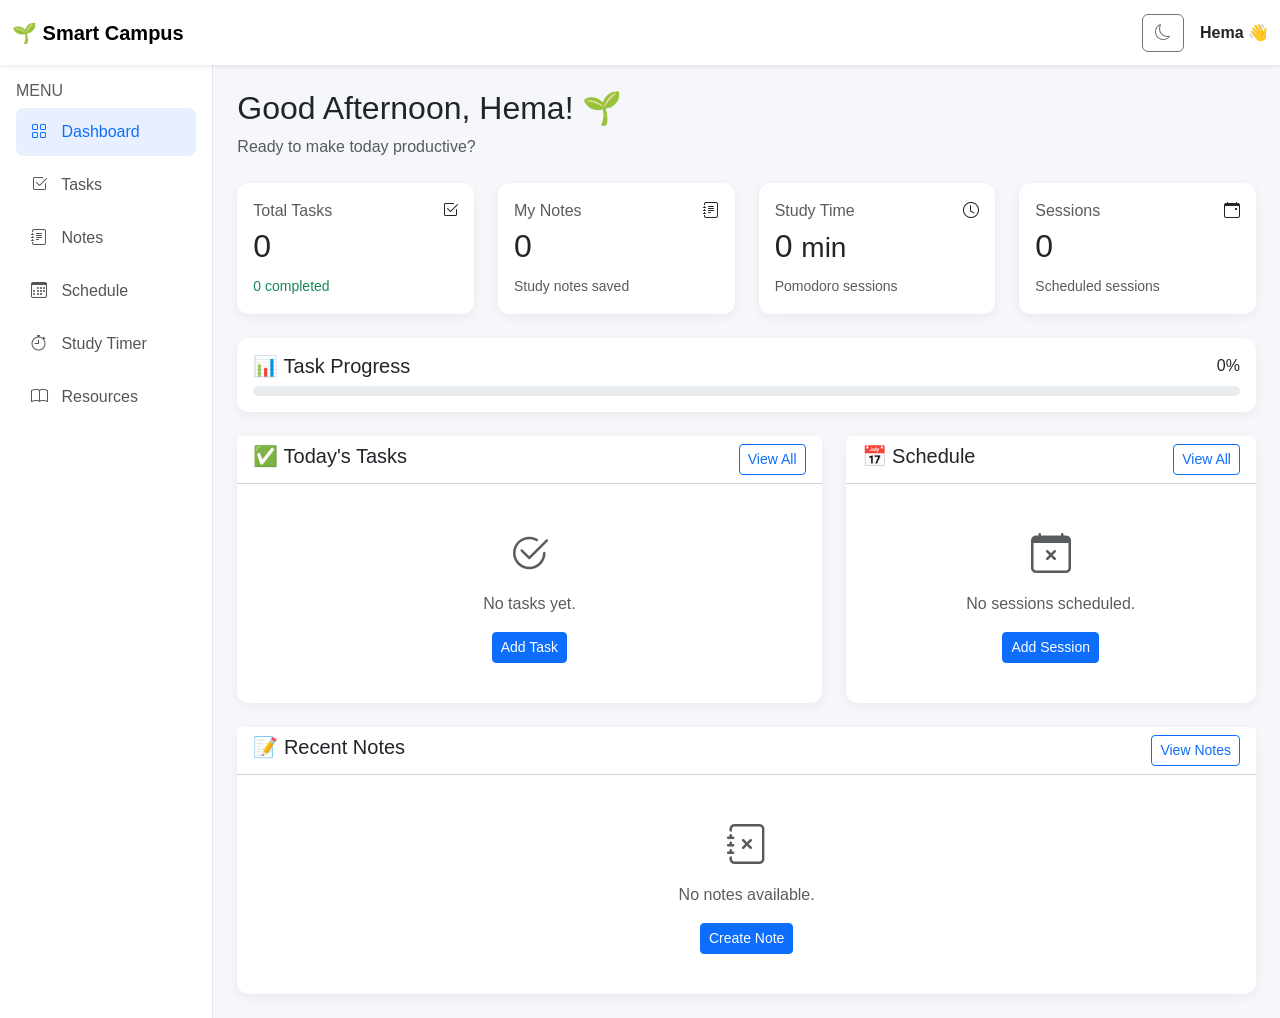
<file: index.html>
<!DOCTYPE html>
<html lang="en">

<head>

    <meta charset="UTF-8">

    <meta name="viewport"
          content="width=device-width, initial-scale=1.0">

    <title>Smart Campus | Dashboard</title>


    <!-- Bootstrap -->

    <link
        href="https://cdn.jsdelivr.net/npm/bootstrap@5.3.3/dist/css/bootstrap.min.css"
        rel="stylesheet">


    <!-- Bootstrap Icons -->

    <link
        rel="stylesheet"
        href="https://cdn.jsdelivr.net/npm/bootstrap-icons@1.11.3/font/bootstrap-icons.min.css">


    <!-- Custom CSS -->

    <link
        rel="stylesheet"
        href="css/style.css">

</head>


<body>


<!-- =========================
     NAVBAR
========================= -->

<nav class="navbar navbar-expand-lg bg-white shadow-sm">

    <div class="container-fluid">


        <a class="navbar-brand fw-bold"
           href="index.html">

            🌱 Smart Campus

        </a>


        <div class="d-flex align-items-center">


            <button
                class="btn btn-outline-secondary me-3"
                id="themeToggle">

                <i class="bi bi-moon"></i>

            </button>


            <span class="fw-semibold">

                Hema 👋

            </span>

        </div>

    </div>

</nav>



<!-- =========================
     MAIN LAYOUT
========================= -->

<div class="container-fluid">

    <div class="row">


        <!-- SIDEBAR -->

        <aside class="col-md-3 col-lg-2 sidebar p-3">


            <h6 class="text-uppercase text-muted">

                Menu

            </h6>


            <ul class="nav flex-column">


                <li class="nav-item">

                    <a class="nav-link active"
                       href="index.html">

                        <i class="bi bi-grid"></i>

                        Dashboard

                    </a>

                </li>


                <li class="nav-item">

                    <a class="nav-link"
                       href="pages/tasks.html">

                        <i class="bi bi-check2-square"></i>

                        Tasks

                    </a>

                </li>


                <li class="nav-item">

                    <a class="nav-link"
                       href="pages/notes.html">

                        <i class="bi bi-journal-text"></i>

                        Notes

                    </a>

                </li>


                <li class="nav-item">

                    <a class="nav-link"
                       href="pages/schedule.html">

                        <i class="bi bi-calendar3"></i>

                        Schedule

                    </a>

                </li>


                <li class="nav-item">

                    <a class="nav-link"
                       href="pages/timer.html">

                        <i class="bi bi-stopwatch"></i>

                        Study Timer

                    </a>

                </li>


                <li class="nav-item">

                    <a class="nav-link"
                       href="pages/resources.html">

                        <i class="bi bi-book"></i>

                        Resources

                    </a>

                </li>

            </ul>

        </aside>



        <!-- =========================
             DASHBOARD
        ========================== -->

        <main class="col-md-9 col-lg-10 p-4">


            <!-- WELCOME -->

            <div class="mb-4">

                <h2 id="welcomeMessage">

                    Good Morning, Hema! 🌱

                </h2>


                <p class="text-muted">

                    Ready to make today productive?

                </p>

            </div>



            <!-- =========================
                 STATISTICS
            ========================== -->

            <div class="row g-4 mb-4">


                <!-- TASKS -->

                <div class="col-md-6 col-xl-3">

                    <div class="card dashboard-card">

                        <div class="card-body">


                            <div class="d-flex
                                        justify-content-between">

                                <div>

                                    <p class="text-muted mb-1">

                                        Total Tasks

                                    </p>


                                    <h2 id="totalTasks">

                                        0

                                    </h2>

                                </div>


                                <div class="dashboard-icon">

                                    <i class="bi bi-check2-square"></i>

                                </div>

                            </div>


                            <small class="text-success">

                                <span id="completedTasks">

                                    0

                                </span>

                                completed

                            </small>

                        </div>

                    </div>

                </div>



                <!-- NOTES -->

                <div class="col-md-6 col-xl-3">

                    <div class="card dashboard-card">

                        <div class="card-body">


                            <div class="d-flex
                                        justify-content-between">

                                <div>

                                    <p class="text-muted mb-1">

                                        My Notes

                                    </p>


                                    <h2 id="totalNotes">

                                        0

                                    </h2>

                                </div>


                                <div class="dashboard-icon">

                                    <i class="bi bi-journal-text"></i>

                                </div>

                            </div>


                            <small class="text-muted">

                                Study notes saved

                            </small>

                        </div>

                    </div>

                </div>



                <!-- STUDY TIME -->

                <div class="col-md-6 col-xl-3">

                    <div class="card dashboard-card">

                        <div class="card-body">


                            <div class="d-flex
                                        justify-content-between">

                                <div>

                                    <p class="text-muted mb-1">

                                        Study Time

                                    </p>


                                    <h2>

                                        <span id="studyMinutes">

                                            0

                                        </span>

                                        <small>

                                            min

                                        </small>

                                    </h2>

                                </div>


                                <div class="dashboard-icon">

                                    <i class="bi bi-clock"></i>

                                </div>

                            </div>


                            <small class="text-muted">

                                Pomodoro sessions

                            </small>

                        </div>

                    </div>

                </div>



                <!-- SCHEDULE -->

                <div class="col-md-6 col-xl-3">

                    <div class="card dashboard-card">

                        <div class="card-body">


                            <div class="d-flex
                                        justify-content-between">

                                <div>

                                    <p class="text-muted mb-1">

                                        Sessions

                                    </p>


                                    <h2 id="totalSchedule">

                                        0

                                    </h2>

                                </div>


                                <div class="dashboard-icon">

                                    <i class="bi bi-calendar-event"></i>

                                </div>

                            </div>


                            <small class="text-muted">

                                Scheduled sessions

                            </small>

                        </div>

                    </div>

                </div>

            </div>



            <!-- =========================
                 PROGRESS
            ========================== -->

            <div class="card mb-4">

                <div class="card-body">


                    <div class="d-flex
                                justify-content-between
                                mb-2">

                        <h5 class="mb-0">

                            📊 Task Progress

                        </h5>


                        <span
                            id="taskPercentage">

                            0%

                        </span>

                    </div>


                    <div class="progress"
                         style="height: 10px;">

                        <div
                            id="taskProgress"
                            class="progress-bar"
                            style="width: 0%;">

                        </div>

                    </div>

                </div>

            </div>



            <div class="row g-4">


                <!-- =========================
                     TODAY'S TASKS
                ========================== -->

                <div class="col-lg-7">

                    <div class="card h-100">

                        <div class="card-header bg-white">

                            <div class="d-flex
                                        justify-content-between">

                                <h5 class="mb-0">

                                    ✅ Today's Tasks

                                </h5>


                                <a
                                    href="pages/tasks.html"
                                    class="btn btn-sm btn-outline-primary">

                                    View All

                                </a>

                            </div>

                        </div>


                        <div class="card-body"
                             id="dashboardTasks">

                        </div>

                    </div>

                </div>



                <!-- =========================
                     TODAY'S SCHEDULE
                ========================== -->

                <div class="col-lg-5">

                    <div class="card h-100">

                        <div class="card-header bg-white">

                            <div class="d-flex
                                        justify-content-between">

                                <h5 class="mb-0">

                                    📅 Schedule

                                </h5>


                                <a
                                    href="pages/schedule.html"
                                    class="btn btn-sm btn-outline-primary">

                                    View All

                                </a>

                            </div>

                        </div>


                        <div class="card-body"
                             id="dashboardSchedule">

                        </div>

                    </div>

                </div>

            </div>



            <!-- =========================
                 RECENT NOTES
            ========================== -->

            <div class="card mt-4">

                <div class="card-header bg-white">

                    <div class="d-flex
                                justify-content-between">

                        <h5 class="mb-0">

                            📝 Recent Notes

                        </h5>


                        <a
                            href="pages/notes.html"
                            class="btn btn-sm btn-outline-primary">

                            View Notes

                        </a>

                    </div>

                </div>


                <div class="card-body">

                    <div class="row"
                         id="dashboardNotes">

                    </div>

                </div>

            </div>


        </main>

    </div>

</div>



<!-- Bootstrap JS -->

<script
    src="https://cdn.jsdelivr.net/npm/bootstrap@5.3.3/dist/js/bootstrap.bundle.min.js">
</script>


<!-- Dashboard JS -->

<script src="js/script.js"></script>


</body>

</html>
</file>
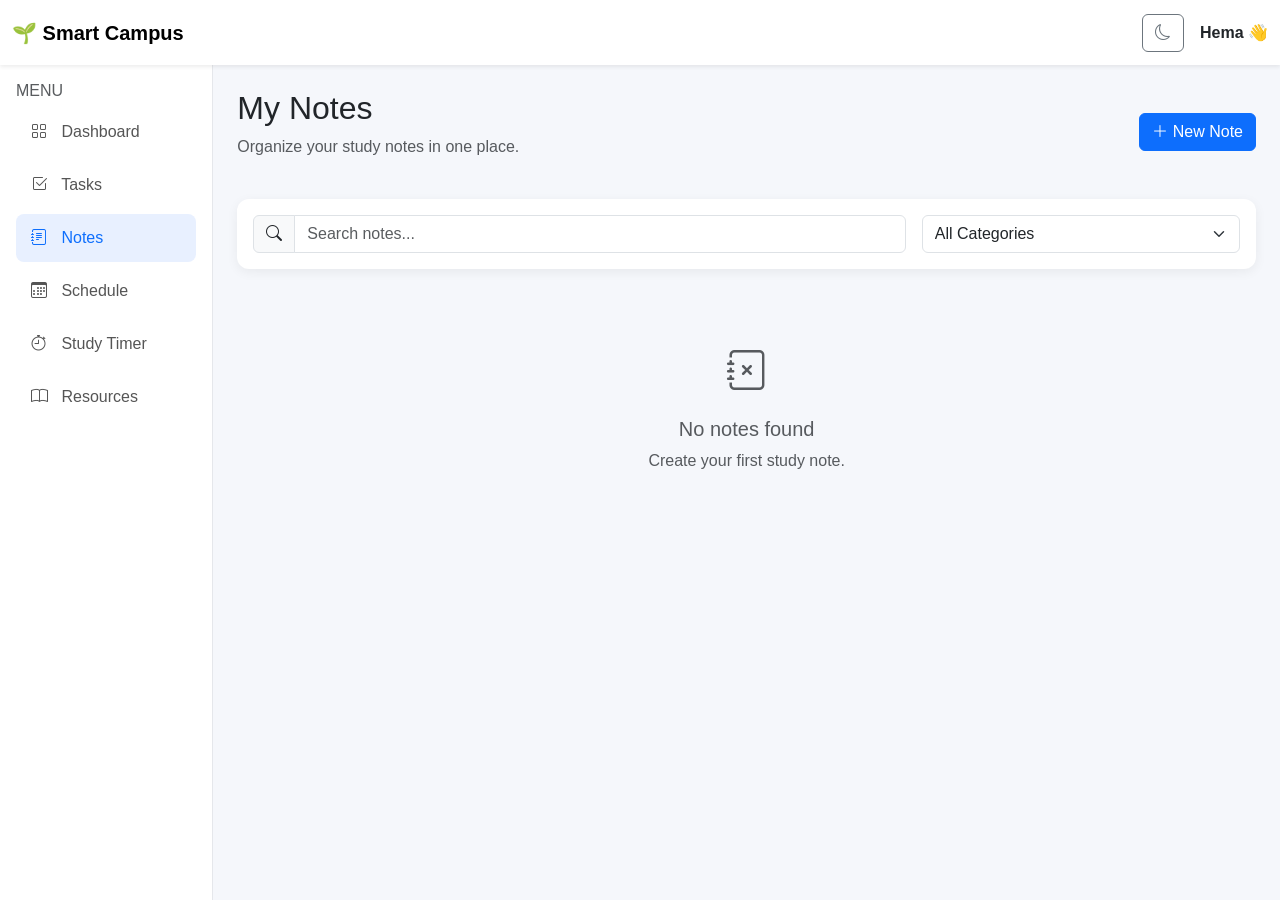
<file: pages/notes.html>
<!DOCTYPE html>
<html lang="en">

<head>

    <meta charset="UTF-8">

    <meta name="viewport"
          content="width=device-width, initial-scale=1.0">

    <title>Smart Campus | Notes</title>

    <!-- Bootstrap CSS -->
    <link
        href="https://cdn.jsdelivr.net/npm/bootstrap@5.3.3/dist/css/bootstrap.min.css"
        rel="stylesheet">

    <!-- Bootstrap Icons -->
    <link
        rel="stylesheet"
        href="https://cdn.jsdelivr.net/npm/bootstrap-icons@1.11.3/font/bootstrap-icons.min.css">

    <!-- Custom CSS -->
    <link rel="stylesheet"
          href="../css/style.css">

</head>


<body>

    <!-- NAVBAR -->

    <nav class="navbar navbar-expand-lg bg-white shadow-sm">

        <div class="container-fluid">

            <a class="navbar-brand fw-bold"
               href="../index.html">

                🌱 Smart Campus

            </a>


            <div class="d-flex align-items-center">

                <button
                    class="btn btn-outline-secondary me-3"
                    id="themeToggle">

                    <i class="bi bi-moon"></i>

                </button>


                <span class="fw-semibold">
                    Hema 👋
                </span>

            </div>

        </div>

    </nav>



    <!-- PAGE -->

    <div class="container-fluid">

        <div class="row">


            <!-- SIDEBAR -->

            <aside class="col-md-3 col-lg-2 sidebar p-3">

                <h6 class="text-uppercase text-muted">
                    Menu
                </h6>


                <ul class="nav flex-column">


                    <li class="nav-item">

                        <a class="nav-link"
                           href="../index.html">

                            <i class="bi bi-grid"></i>

                            Dashboard

                        </a>

                    </li>


                    <li class="nav-item">

                        <a class="nav-link"
                           href="tasks.html">

                            <i class="bi bi-check2-square"></i>

                            Tasks

                        </a>

                    </li>


                    <li class="nav-item">

                        <a class="nav-link active"
                           href="notes.html">

                            <i class="bi bi-journal-text"></i>

                            Notes

                        </a>

                    </li>


                    <li class="nav-item">

                        <a class="nav-link"
                           href="schedule.html">

                            <i class="bi bi-calendar3"></i>

                            Schedule

                        </a>

                    </li>


                    <li class="nav-item">

                        <a class="nav-link"
                           href="timer.html">

                            <i class="bi bi-stopwatch"></i>

                            Study Timer

                        </a>

                    </li>


                    <li class="nav-item">

                        <a class="nav-link"
                           href="resources.html">

                            <i class="bi bi-book"></i>

                            Resources

                        </a>

                    </li>

                </ul>

            </aside>



            <!-- MAIN CONTENT -->

            <main class="col-md-9 col-lg-10 p-4">


                <!-- HEADER -->

                <div class="d-flex
                            justify-content-between
                            align-items-center
                            mb-4">

                    <div>

                        <h2>
                            My Notes
                        </h2>

                        <p class="text-muted">

                            Organize your study notes in one place.

                        </p>

                    </div>


                    <button
                        class="btn btn-primary"
                        data-bs-toggle="modal"
                        data-bs-target="#noteModal"
                        onclick="prepareAddNote()">

                        <i class="bi bi-plus-lg"></i>

                        New Note

                    </button>

                </div>



                <!-- SEARCH + FILTER -->

                <div class="card mb-4">

                    <div class="card-body">

                        <div class="row g-3">


                            <div class="col-md-8">

                                <div class="input-group">

                                    <span class="input-group-text">

                                        <i class="bi bi-search"></i>

                                    </span>


                                    <input
                                        type="text"
                                        id="searchNote"
                                        class="form-control"
                                        placeholder="Search notes...">

                                </div>

                            </div>


                            <div class="col-md-4">

                                <select
                                    id="filterCategory"
                                    class="form-select">

                                    <option value="all">
                                        All Categories
                                    </option>

                                    <option value="Java">
                                        Java
                                    </option>

                                    <option value="SQL">
                                        SQL
                                    </option>

                                    <option value="Web Development">
                                        Web Development
                                    </option>

                                    <option value="DSA">
                                        DSA
                                    </option>

                                    <option value="Other">
                                        Other
                                    </option>

                                </select>

                            </div>

                        </div>

                    </div>

                </div>



                <!-- NOTES -->

                <div class="row g-4"
                     id="notesContainer">

                </div>


            </main>

        </div>

    </div>



    <!-- NOTE MODAL -->

    <div class="modal fade"
         id="noteModal"
         tabindex="-1">

        <div class="modal-dialog modal-lg">

            <div class="modal-content">


                <div class="modal-header">

                    <h5 class="modal-title"
                        id="noteModalTitle">

                        Create New Note

                    </h5>


                    <button
                        type="button"
                        class="btn-close"
                        data-bs-dismiss="modal">
                    </button>

                </div>



                <div class="modal-body">

                    <form id="noteForm">


                        <!-- NOTE TITLE -->

                        <div class="mb-3">

                            <label class="form-label">
                                Note Title
                            </label>

                            <input
                                type="text"
                                id="noteTitle"
                                class="form-control"
                                placeholder="Enter note title"
                                required>

                        </div>



                        <!-- CATEGORY -->

                        <div class="mb-3">

                            <label class="form-label">
                                Category
                            </label>

                            <select
                                id="noteCategory"
                                class="form-select">

                                <option value="Java">
                                    Java
                                </option>

                                <option value="SQL">
                                    SQL
                                </option>

                                <option value="Web Development">
                                    Web Development
                                </option>

                                <option value="DSA">
                                    DSA
                                </option>

                                <option value="Other">
                                    Other
                                </option>

                            </select>

                        </div>



                        <!-- CONTENT -->

                        <div class="mb-3">

                            <label class="form-label">
                                Note Content
                            </label>

                            <textarea
                                id="noteContent"
                                class="form-control"
                                rows="8"
                                placeholder="Write your notes here..."
                                required>
                            </textarea>

                        </div>



                        <button
                            type="submit"
                            class="btn btn-primary w-100">

                            Save Note

                        </button>

                    </form>

                </div>

            </div>

        </div>

    </div>



    <!-- Bootstrap JS -->

    <script
        src="https://cdn.jsdelivr.net/npm/bootstrap@5.3.3/dist/js/bootstrap.bundle.min.js">
    </script>


    <!-- Notes JS -->

    <script src="../js/notes.js"></script>

</body>

</html>
</file>
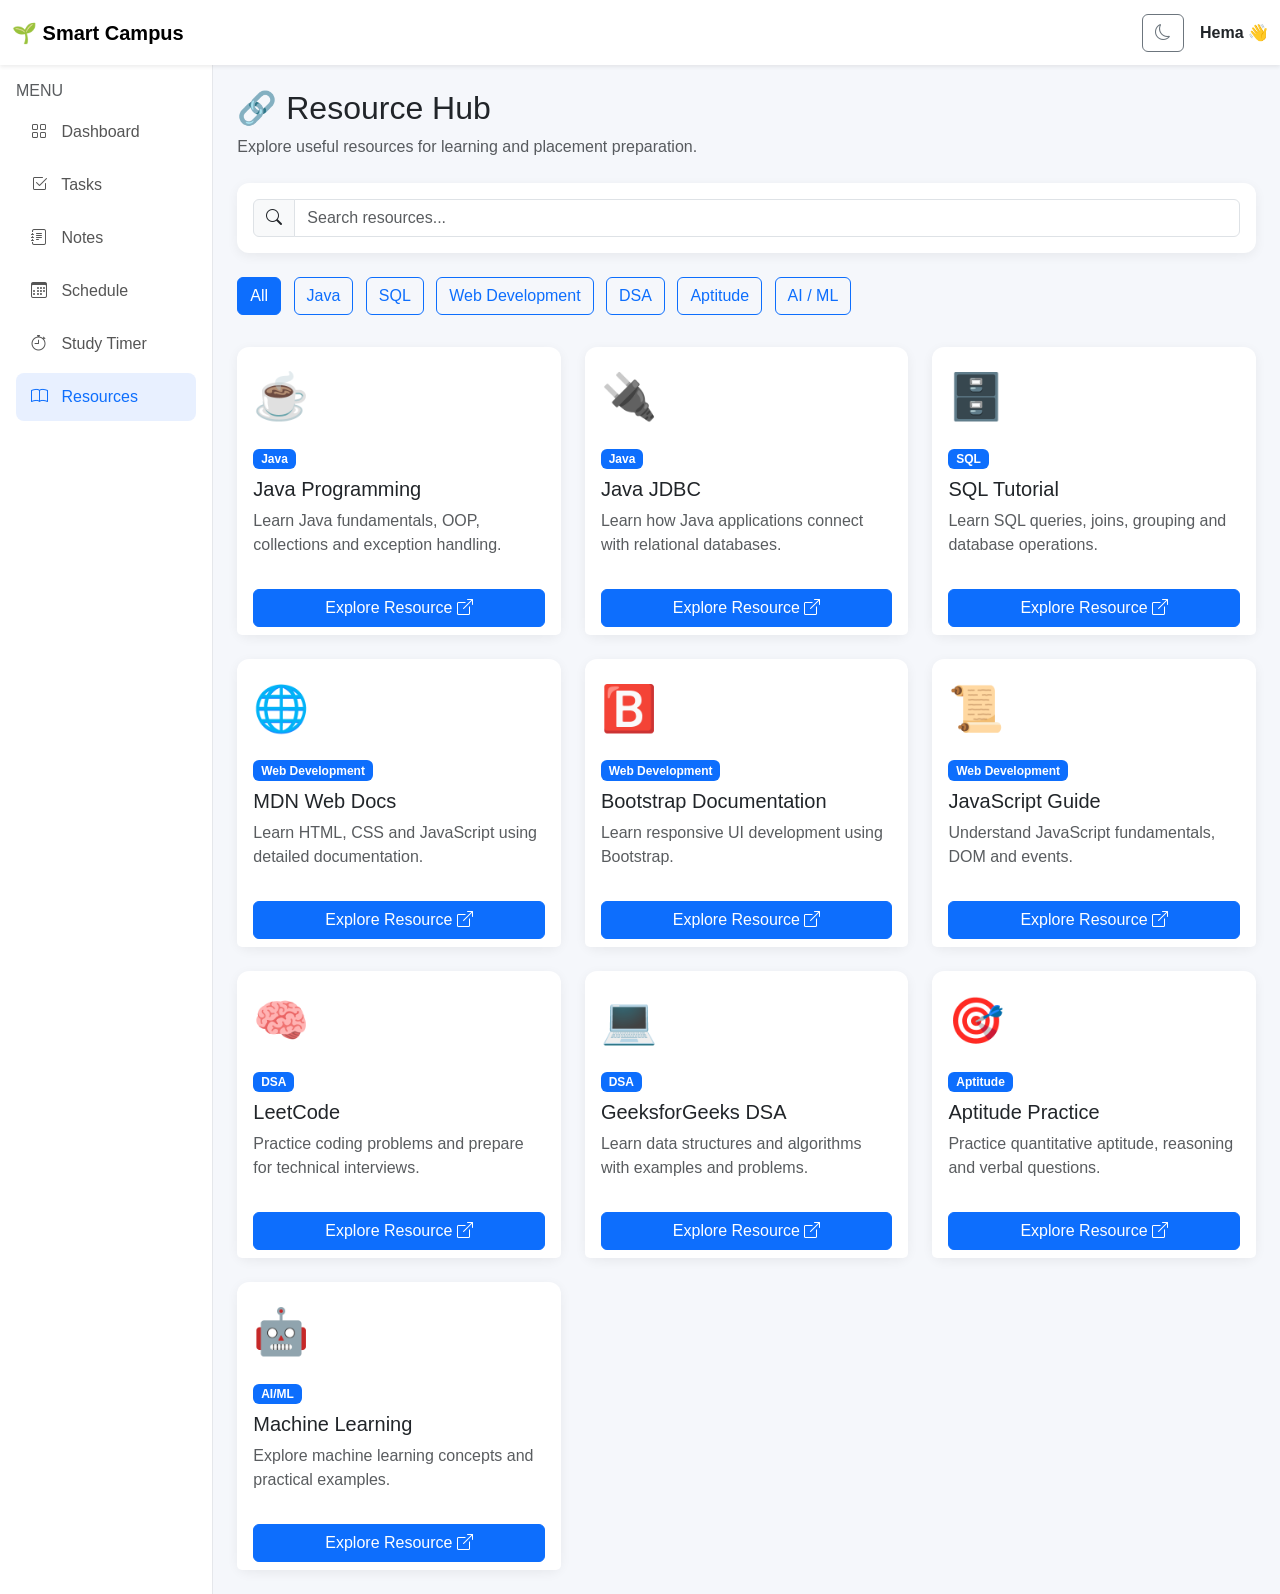
<file: pages/resources.html>
<!DOCTYPE html>
<html lang="en">

<head>

    <meta charset="UTF-8">

    <meta name="viewport"
          content="width=device-width, initial-scale=1.0">

    <title>Smart Campus | Resources</title>

    <link
        href="https://cdn.jsdelivr.net/npm/bootstrap@5.3.3/dist/css/bootstrap.min.css"
        rel="stylesheet">

    <link
        rel="stylesheet"
        href="https://cdn.jsdelivr.net/npm/bootstrap-icons@1.11.3/font/bootstrap-icons.min.css">

    <link
        rel="stylesheet"
        href="../css/style.css">

</head>


<body>


<!-- NAVBAR -->

<nav class="navbar navbar-expand-lg bg-white shadow-sm">

    <div class="container-fluid">

        <a class="navbar-brand fw-bold"
           href="../index.html">

            🌱 Smart Campus

        </a>


        <div class="d-flex align-items-center">

            <button
                class="btn btn-outline-secondary me-3"
                id="themeToggle">

                <i class="bi bi-moon"></i>

            </button>


            <span class="fw-semibold">

                Hema 👋

            </span>

        </div>

    </div>

</nav>



<!-- PAGE -->

<div class="container-fluid">

    <div class="row">


        <!-- SIDEBAR -->

        <aside class="col-md-3 col-lg-2 sidebar p-3">

            <h6 class="text-uppercase text-muted">
                Menu
            </h6>


            <ul class="nav flex-column">


                <li class="nav-item">

                    <a class="nav-link"
                       href="../index.html">

                        <i class="bi bi-grid"></i>

                        Dashboard

                    </a>

                </li>


                <li class="nav-item">

                    <a class="nav-link"
                       href="tasks.html">

                        <i class="bi bi-check2-square"></i>

                        Tasks

                    </a>

                </li>


                <li class="nav-item">

                    <a class="nav-link"
                       href="notes.html">

                        <i class="bi bi-journal-text"></i>

                        Notes

                    </a>

                </li>


                <li class="nav-item">

                    <a class="nav-link"
                       href="schedule.html">

                        <i class="bi bi-calendar3"></i>

                        Schedule

                    </a>

                </li>


                <li class="nav-item">

                    <a class="nav-link"
                       href="timer.html">

                        <i class="bi bi-stopwatch"></i>

                        Study Timer

                    </a>

                </li>


                <li class="nav-item">

                    <a class="nav-link active"
                       href="resources.html">

                        <i class="bi bi-book"></i>

                        Resources

                    </a>

                </li>

            </ul>

        </aside>



        <!-- MAIN -->

        <main class="col-md-9 col-lg-10 p-4">


            <!-- HEADER -->

            <div class="mb-4">

                <h2>
                    🔗 Resource Hub
                </h2>

                <p class="text-muted">

                    Explore useful resources for learning
                    and placement preparation.

                </p>

            </div>



            <!-- SEARCH -->

            <div class="card mb-4">

                <div class="card-body">

                    <div class="input-group">

                        <span class="input-group-text">

                            <i class="bi bi-search"></i>

                        </span>


                        <input
                            type="text"
                            id="resourceSearch"
                            class="form-control"
                            placeholder="Search resources...">

                    </div>

                </div>

            </div>



            <!-- CATEGORY FILTER -->

            <div class="mb-4">

                <button
                    class="btn btn-primary me-2 mb-2 category-btn"
                    data-category="All">

                    All

                </button>


                <button
                    class="btn btn-outline-primary me-2 mb-2 category-btn"
                    data-category="Java">

                    Java

                </button>


                <button
                    class="btn btn-outline-primary me-2 mb-2 category-btn"
                    data-category="SQL">

                    SQL

                </button>


                <button
                    class="btn btn-outline-primary me-2 mb-2 category-btn"
                    data-category="Web Development">

                    Web Development

                </button>


                <button
                    class="btn btn-outline-primary me-2 mb-2 category-btn"
                    data-category="DSA">

                    DSA

                </button>


                <button
                    class="btn btn-outline-primary me-2 mb-2 category-btn"
                    data-category="Aptitude">

                    Aptitude

                </button>


                <button
                    class="btn btn-outline-primary me-2 mb-2 category-btn"
                    data-category="AI/ML">

                    AI / ML

                </button>

            </div>



            <!-- RESOURCES -->

            <div class="row g-4"
                 id="resourcesContainer">

            </div>


        </main>

    </div>

</div>



<script
    src="https://cdn.jsdelivr.net/npm/bootstrap@5.3.3/dist/js/bootstrap.bundle.min.js">
</script>


<script src="../js/resources.js"></script>


</body>

</html>
</file>
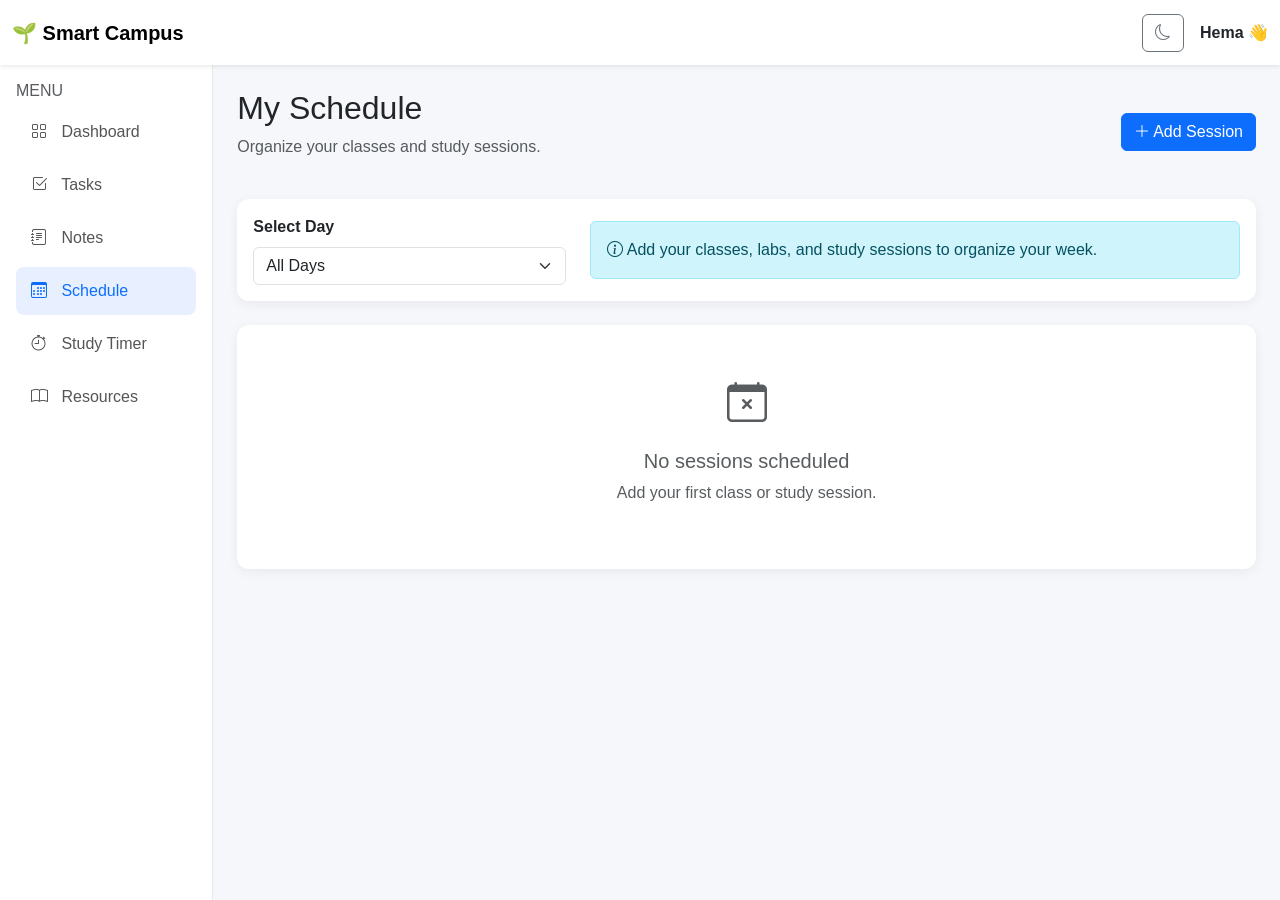
<file: pages/schedule.html>
<!DOCTYPE html>
<html lang="en">

<head>

    <meta charset="UTF-8">

    <meta name="viewport"
          content="width=device-width, initial-scale=1.0">

    <title>Smart Campus | Schedule</title>

    <!-- Bootstrap -->
    <link
        href="https://cdn.jsdelivr.net/npm/bootstrap@5.3.3/dist/css/bootstrap.min.css"
        rel="stylesheet">

    <!-- Bootstrap Icons -->
    <link
        rel="stylesheet"
        href="https://cdn.jsdelivr.net/npm/bootstrap-icons@1.11.3/font/bootstrap-icons.min.css">

    <!-- Custom CSS -->
    <link rel="stylesheet"
          href="../css/style.css">

</head>


<body>


<!-- =========================
     NAVBAR
========================= -->

<nav class="navbar navbar-expand-lg bg-white shadow-sm">

    <div class="container-fluid">

        <a class="navbar-brand fw-bold"
           href="../index.html">

            🌱 Smart Campus

        </a>


        <div class="d-flex align-items-center">

            <button
                class="btn btn-outline-secondary me-3"
                id="themeToggle">

                <i class="bi bi-moon"></i>

            </button>


            <span class="fw-semibold">
                Hema 👋
            </span>

        </div>

    </div>

</nav>



<!-- =========================
     PAGE
========================= -->

<div class="container-fluid">

    <div class="row">


        <!-- SIDEBAR -->

        <aside class="col-md-3 col-lg-2 sidebar p-3">

            <h6 class="text-uppercase text-muted">
                Menu
            </h6>


            <ul class="nav flex-column">


                <li class="nav-item">

                    <a class="nav-link"
                       href="../index.html">

                        <i class="bi bi-grid"></i>

                        Dashboard

                    </a>

                </li>


                <li class="nav-item">

                    <a class="nav-link"
                       href="tasks.html">

                        <i class="bi bi-check2-square"></i>

                        Tasks

                    </a>

                </li>


                <li class="nav-item">

                    <a class="nav-link"
                       href="notes.html">

                        <i class="bi bi-journal-text"></i>

                        Notes

                    </a>

                </li>


                <li class="nav-item">

                    <a class="nav-link active"
                       href="schedule.html">

                        <i class="bi bi-calendar3"></i>

                        Schedule

                    </a>

                </li>


                <li class="nav-item">

                    <a class="nav-link"
                       href="timer.html">

                        <i class="bi bi-stopwatch"></i>

                        Study Timer

                    </a>

                </li>


                <li class="nav-item">

                    <a class="nav-link"
                       href="resources.html">

                        <i class="bi bi-book"></i>

                        Resources

                    </a>

                </li>

            </ul>

        </aside>



        <!-- =========================
             MAIN CONTENT
        ========================== -->

        <main class="col-md-9 col-lg-10 p-4">


            <!-- HEADER -->

            <div class="d-flex
                        justify-content-between
                        align-items-center
                        mb-4">

                <div>

                    <h2>
                        My Schedule
                    </h2>

                    <p class="text-muted">

                        Organize your classes and study sessions.

                    </p>

                </div>


                <button
                    class="btn btn-primary"
                    data-bs-toggle="modal"
                    data-bs-target="#scheduleModal"
                    onclick="prepareAddSchedule()">

                    <i class="bi bi-plus-lg"></i>

                    Add Session

                </button>

            </div>



            <!-- DAY FILTER -->

            <div class="card mb-4">

                <div class="card-body">

                    <div class="row align-items-center">

                        <div class="col-md-4">

                            <label class="form-label fw-semibold">

                                Select Day

                            </label>


                            <select
                                id="dayFilter"
                                class="form-select">

                                <option value="All">
                                    All Days
                                </option>

                                <option value="Monday">
                                    Monday
                                </option>

                                <option value="Tuesday">
                                    Tuesday
                                </option>

                                <option value="Wednesday">
                                    Wednesday
                                </option>

                                <option value="Thursday">
                                    Thursday
                                </option>

                                <option value="Friday">
                                    Friday
                                </option>

                                <option value="Saturday">
                                    Saturday
                                </option>

                            </select>

                        </div>


                        <div class="col-md-8 mt-3 mt-md-0">

                            <div class="alert alert-info mb-0">

                                <i class="bi bi-info-circle"></i>

                                Add your classes, labs, and study
                                sessions to organize your week.

                            </div>

                        </div>

                    </div>

                </div>

            </div>



            <!-- SCHEDULE CONTAINER -->

            <div id="scheduleContainer">

            </div>


        </main>

    </div>

</div>



<!-- =========================
     ADD SCHEDULE MODAL
========================= -->

<div class="modal fade"
     id="scheduleModal"
     tabindex="-1">


    <div class="modal-dialog">

        <div class="modal-content">


            <div class="modal-header">

                <h5 class="modal-title"
                    id="scheduleModalTitle">

                    Add Study Session

                </h5>


                <button
                    type="button"
                    class="btn-close"
                    data-bs-dismiss="modal">
                </button>

            </div>



            <div class="modal-body">


                <form id="scheduleForm">


                    <!-- SUBJECT -->

                    <div class="mb-3">

                        <label class="form-label">

                            Subject

                        </label>


                        <input
                            type="text"
                            id="subject"
                            class="form-control"
                            placeholder="Example: Java Programming"
                            required>

                    </div>



                    <!-- DAY -->

                    <div class="mb-3">

                        <label class="form-label">

                            Day

                        </label>


                        <select
                            id="scheduleDay"
                            class="form-select"
                            required>

                            <option value="">
                                Select Day
                            </option>

                            <option>
                                Monday
                            </option>

                            <option>
                                Tuesday
                            </option>

                            <option>
                                Wednesday
                            </option>

                            <option>
                                Thursday
                            </option>

                            <option>
                                Friday
                            </option>

                            <option>
                                Saturday
                            </option>

                        </select>

                    </div>



                    <!-- TIME -->

                    <div class="mb-3">

                        <label class="form-label">

                            Time

                        </label>


                        <input
                            type="time"
                            id="scheduleTime"
                            class="form-control"
                            required>

                    </div>



                    <!-- INSTRUCTOR -->

                    <div class="mb-3">

                        <label class="form-label">

                            Instructor

                        </label>


                        <input
                            type="text"
                            id="instructor"
                            class="form-control"
                            placeholder="Example: Dr. Kumar">

                    </div>



                    <!-- ROOM -->

                    <div class="mb-3">

                        <label class="form-label">

                            Room / Lab

                        </label>


                        <input
                            type="text"
                            id="room"
                            class="form-control"
                            placeholder="Example: Lab 2">

                    </div>



                    <!-- TYPE -->

                    <div class="mb-3">

                        <label class="form-label">

                            Session Type

                        </label>


                        <select
                            id="sessionType"
                            class="form-select">

                            <option>
                                Class
                            </option>

                            <option>
                                Lab
                            </option>

                            <option>
                                Study
                            </option>

                            <option>
                                Exam
                            </option>

                            <option>
                                Other
                            </option>

                        </select>

                    </div>



                    <button
                        type="submit"
                        class="btn btn-primary w-100">

                        Save Session

                    </button>


                </form>

            </div>

        </div>

    </div>

</div>



<!-- Bootstrap JS -->

<script
    src="https://cdn.jsdelivr.net/npm/bootstrap@5.3.3/dist/js/bootstrap.bundle.min.js">
</script>


<!-- Schedule JS -->

<script src="../js/schedule.js"></script>


</body>

</html>
</file>
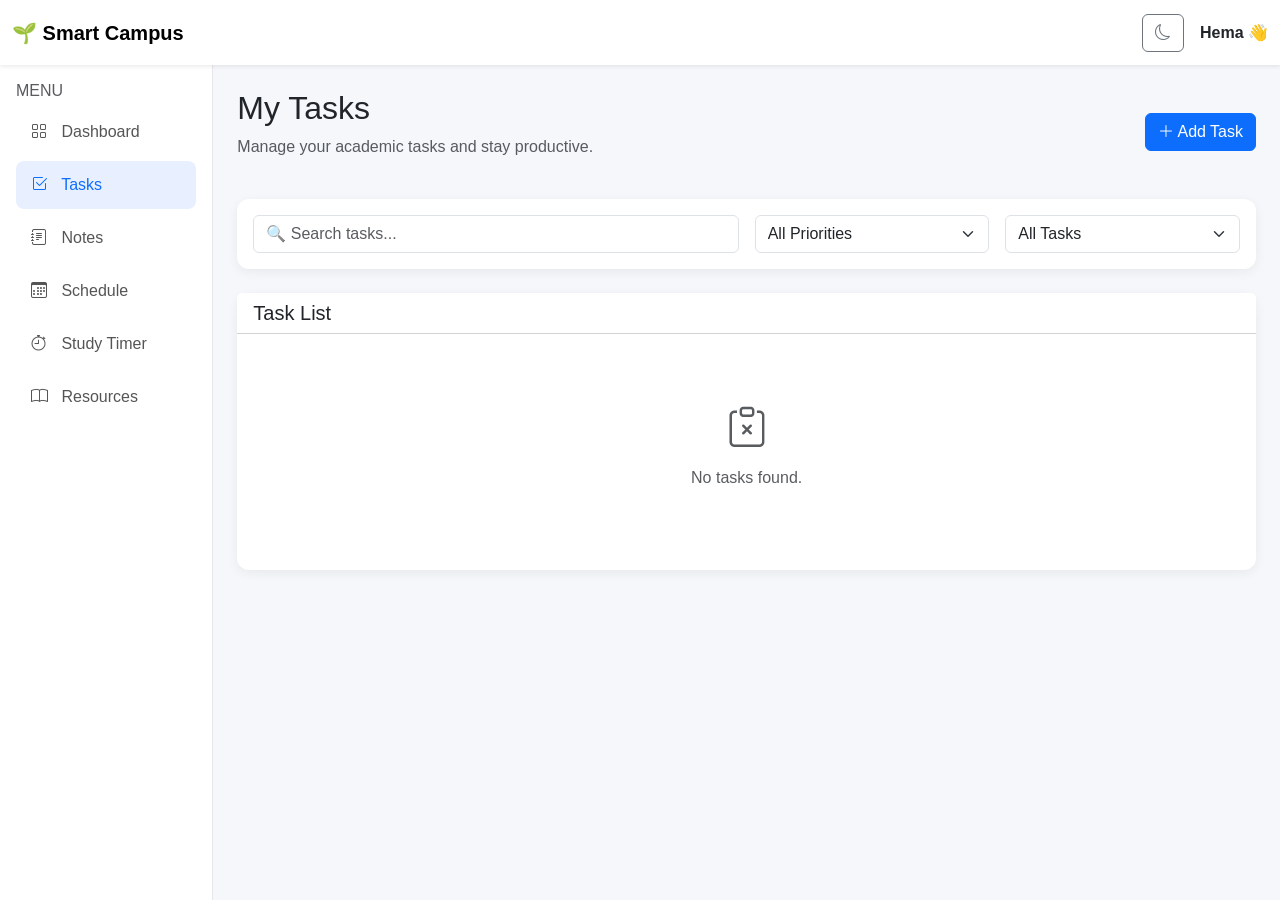
<file: pages/tasks.html>
<!DOCTYPE html>
<html lang="en">

<head>

    <meta charset="UTF-8">

    <meta name="viewport"
          content="width=device-width, initial-scale=1.0">

    <title>Smart Campus | Tasks</title>

    <!-- Bootstrap -->
    <link
        href="https://cdn.jsdelivr.net/npm/bootstrap@5.3.3/dist/css/bootstrap.min.css"
        rel="stylesheet">

    <!-- Bootstrap Icons -->
    <link
        rel="stylesheet"
        href="https://cdn.jsdelivr.net/npm/bootstrap-icons@1.11.3/font/bootstrap-icons.min.css">

    <!-- Custom CSS -->
    <link rel="stylesheet"
          href="../css/style.css">

</head>


<body>

    <!-- NAVBAR -->

    <nav class="navbar navbar-expand-lg bg-white shadow-sm">

        <div class="container-fluid">

            <a class="navbar-brand fw-bold"
               href="../index.html">

                🌱 Smart Campus

            </a>

            <div class="d-flex align-items-center">

                <button class="btn btn-outline-secondary me-3"
                        id="themeToggle">

                    <i class="bi bi-moon"></i>

                </button>

                <span class="fw-semibold">
                    Hema 👋
                </span>

            </div>

        </div>

    </nav>


    <div class="container-fluid">

        <div class="row">


            <!-- SIDEBAR -->

            <aside class="col-md-3 col-lg-2 sidebar p-3">

                <h6 class="text-uppercase text-muted">
                    Menu
                </h6>

                <ul class="nav flex-column">

                    <li class="nav-item">

                        <a class="nav-link"
                           href="../index.html">

                            <i class="bi bi-grid"></i>
                            Dashboard

                        </a>

                    </li>


                    <li class="nav-item">

                        <a class="nav-link active"
                           href="tasks.html">

                            <i class="bi bi-check2-square"></i>
                            Tasks

                        </a>

                    </li>


                    <li class="nav-item">

                        <a class="nav-link"
                           href="notes.html">

                            <i class="bi bi-journal-text"></i>
                            Notes

                        </a>

                    </li>


                    <li class="nav-item">

                        <a class="nav-link"
                           href="schedule.html">

                            <i class="bi bi-calendar3"></i>
                            Schedule

                        </a>

                    </li>


                    <li class="nav-item">

                        <a class="nav-link"
                           href="timer.html">

                            <i class="bi bi-stopwatch"></i>
                            Study Timer

                        </a>

                    </li>


                    <li class="nav-item">

                        <a class="nav-link"
                           href="resources.html">

                            <i class="bi bi-book"></i>
                            Resources

                        </a>

                    </li>

                </ul>

            </aside>


            <!-- MAIN CONTENT -->

            <main class="col-md-9 col-lg-10 p-4">


                <!-- PAGE HEADER -->

                <div class="d-flex
                            justify-content-between
                            align-items-center
                            mb-4">

                    <div>

                        <h2>
                            My Tasks
                        </h2>

                        <p class="text-muted">
                            Manage your academic tasks and stay productive.
                        </p>

                    </div>


                    <button class="btn btn-primary"
                            data-bs-toggle="modal"
                            data-bs-target="#taskModal">

                        <i class="bi bi-plus-lg"></i>

                        Add Task

                    </button>

                </div>


                <!-- FILTER -->

                <div class="card mb-4">

                    <div class="card-body">

                        <div class="row g-3">

                            <div class="col-md-6">

                                <input
                                    type="text"
                                    id="searchTask"
                                    class="form-control"
                                    placeholder="🔍 Search tasks...">

                            </div>


                            <div class="col-md-3">

                                <select
                                    id="filterPriority"
                                    class="form-select">

                                    <option value="all">
                                        All Priorities
                                    </option>

                                    <option value="High">
                                        High
                                    </option>

                                    <option value="Medium">
                                        Medium
                                    </option>

                                    <option value="Low">
                                        Low
                                    </option>

                                </select>

                            </div>


                            <div class="col-md-3">

                                <select
                                    id="filterStatus"
                                    class="form-select">

                                    <option value="all">
                                        All Tasks
                                    </option>

                                    <option value="pending">
                                        Pending
                                    </option>

                                    <option value="completed">
                                        Completed
                                    </option>

                                </select>

                            </div>

                        </div>

                    </div>

                </div>


                <!-- TASK LIST -->

                <div class="card">

                    <div class="card-header bg-white">

                        <h5 class="mb-0">
                            Task List
                        </h5>

                    </div>


                    <div class="card-body">

                        <div id="taskList">

                            <div class="text-center text-muted py-5">

                                <i class="bi bi-clipboard-x fs-1">
                                </i>

                                <p class="mt-2">
                                    No tasks available.
                                </p>

                            </div>

                        </div>

                    </div>

                </div>


            </main>

        </div>

    </div>


    <!-- ADD TASK MODAL -->

    <div class="modal fade"
         id="taskModal"
         tabindex="-1">

        <div class="modal-dialog">

            <div class="modal-content">


                <div class="modal-header">

                    <h5 class="modal-title">
                        Add New Task
                    </h5>

                    <button type="button"
                            class="btn-close"
                            data-bs-dismiss="modal">
                    </button>

                </div>


                <div class="modal-body">

                    <form id="taskForm">


                        <!-- TASK TITLE -->

                        <div class="mb-3">

                            <label class="form-label">
                                Task Title
                            </label>

                            <input
                                type="text"
                                id="taskTitle"
                                class="form-control"
                                placeholder="Enter task title"
                                required>

                        </div>


                        <!-- DUE DATE -->

                        <div class="mb-3">

                            <label class="form-label">
                                Due Date
                            </label>

                            <input
                                type="date"
                                id="taskDate"
                                class="form-control"
                                required>

                        </div>


                        <!-- PRIORITY -->

                        <div class="mb-3">

                            <label class="form-label">
                                Priority
                            </label>

                            <select
                                id="taskPriority"
                                class="form-select">

                                <option value="High">
                                    High
                                </option>

                                <option value="Medium"
                                        selected>

                                    Medium

                                </option>

                                <option value="Low">
                                    Low
                                </option>

                            </select>

                        </div>


                        <!-- CATEGORY -->

                        <div class="mb-3">

                            <label class="form-label">
                                Category
                            </label>

                            <select
                                id="taskCategory"
                                class="form-select">

                                <option>
                                    Academic
                                </option>

                                <option>
                                    Assignment
                                </option>

                                <option>
                                    Exam
                                </option>

                                <option>
                                    Personal
                                </option>

                            </select>

                        </div>


                        <button type="submit"
                                class="btn btn-primary w-100">

                            Add Task

                        </button>


                    </form>

                </div>

            </div>

        </div>

    </div>


    <!-- Bootstrap JS -->

    <script
        src="https://cdn.jsdelivr.net/npm/bootstrap@5.3.3/dist/js/bootstrap.bundle.min.js">
    </script>


    <!-- Task JavaScript -->

    <script src="../js/tasks.js"></script>

</body>

</html>
</file>
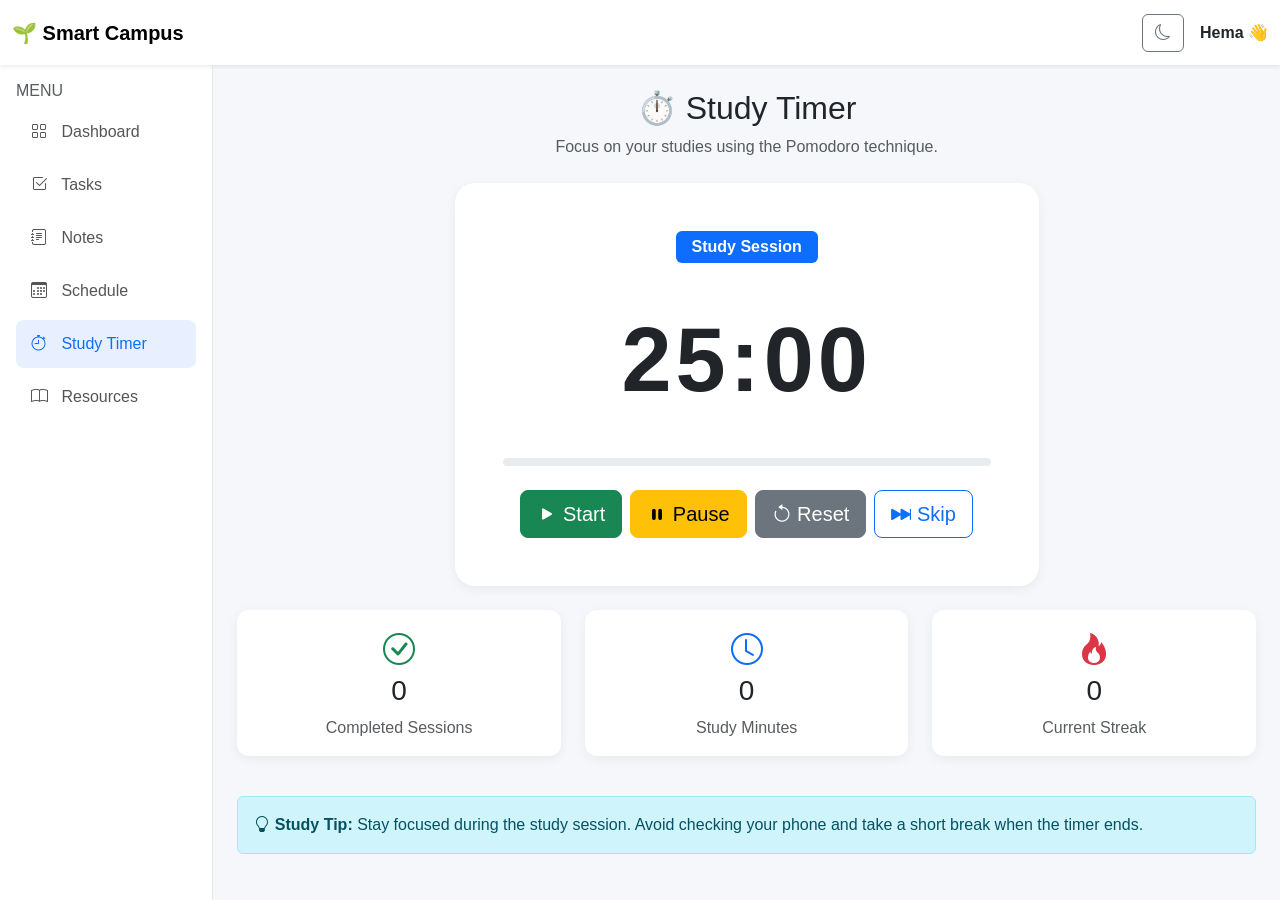
<file: pages/timer.html>
<!DOCTYPE html>
<html lang="en">

<head>

    <meta charset="UTF-8">

    <meta name="viewport"
          content="width=device-width, initial-scale=1.0">

    <title>Smart Campus | Study Timer</title>

    <!-- Bootstrap -->
    <link
        href="https://cdn.jsdelivr.net/npm/bootstrap@5.3.3/dist/css/bootstrap.min.css"
        rel="stylesheet">

    <!-- Bootstrap Icons -->
    <link
        rel="stylesheet"
        href="https://cdn.jsdelivr.net/npm/bootstrap-icons@1.11.3/font/bootstrap-icons.min.css">

    <!-- Custom CSS -->
    <link rel="stylesheet"
          href="../css/style.css">

</head>


<body>


<!-- =========================
     NAVBAR
========================= -->

<nav class="navbar navbar-expand-lg bg-white shadow-sm">

    <div class="container-fluid">

        <a class="navbar-brand fw-bold"
           href="../index.html">

            🌱 Smart Campus

        </a>


        <div class="d-flex align-items-center">

            <button
                class="btn btn-outline-secondary me-3"
                id="themeToggle">

                <i class="bi bi-moon"></i>

            </button>


            <span class="fw-semibold">
                Hema 👋
            </span>

        </div>

    </div>

</nav>



<!-- =========================
     PAGE
========================= -->

<div class="container-fluid">

    <div class="row">


        <!-- SIDEBAR -->

        <aside class="col-md-3 col-lg-2 sidebar p-3">

            <h6 class="text-uppercase text-muted">
                Menu
            </h6>


            <ul class="nav flex-column">


                <li class="nav-item">

                    <a class="nav-link"
                       href="../index.html">

                        <i class="bi bi-grid"></i>

                        Dashboard

                    </a>

                </li>


                <li class="nav-item">

                    <a class="nav-link"
                       href="tasks.html">

                        <i class="bi bi-check2-square"></i>

                        Tasks

                    </a>

                </li>


                <li class="nav-item">

                    <a class="nav-link"
                       href="notes.html">

                        <i class="bi bi-journal-text"></i>

                        Notes

                    </a>

                </li>


                <li class="nav-item">

                    <a class="nav-link"
                       href="schedule.html">

                        <i class="bi bi-calendar3"></i>

                        Schedule

                    </a>

                </li>


                <li class="nav-item">

                    <a class="nav-link active"
                       href="timer.html">

                        <i class="bi bi-stopwatch"></i>

                        Study Timer

                    </a>

                </li>


                <li class="nav-item">

                    <a class="nav-link"
                       href="resources.html">

                        <i class="bi bi-book"></i>

                        Resources

                    </a>

                </li>

            </ul>

        </aside>



        <!-- =========================
             MAIN CONTENT
        ========================== -->

        <main class="col-md-9 col-lg-10 p-4">


            <div class="text-center mb-4">

                <h2>
                    ⏱️ Study Timer
                </h2>

                <p class="text-muted">

                    Focus on your studies using the Pomodoro technique.

                </p>

            </div>



            <!-- TIMER CARD -->

            <div class="row justify-content-center">

                <div class="col-lg-7">

                    <div class="card timer-card text-center">

                        <div class="card-body p-5">


                            <!-- SESSION TYPE -->

                            <span
                                id="sessionType"
                                class="badge bg-primary fs-6 px-3 py-2">

                                Study Session

                            </span>



                            <!-- TIMER -->

                            <div
                                id="timerDisplay"
                                class="timer-display">

                                25:00

                            </div>



                            <!-- PROGRESS -->

                            <div class="progress mb-4"
                                 style="height: 8px;">

                                <div
                                    id="timerProgress"
                                    class="progress-bar"
                                    role="progressbar"
                                    style="width: 0%;">

                                </div>

                            </div>



                            <!-- BUTTONS -->

                            <div class="d-flex
                                        justify-content-center
                                        gap-2
                                        flex-wrap">


                                <button
                                    id="startBtn"
                                    class="btn btn-success btn-lg">

                                    <i class="bi bi-play-fill"></i>

                                    Start

                                </button>


                                <button
                                    id="pauseBtn"
                                    class="btn btn-warning btn-lg">

                                    <i class="bi bi-pause-fill"></i>

                                    Pause

                                </button>


                                <button
                                    id="resetBtn"
                                    class="btn btn-secondary btn-lg">

                                    <i class="bi bi-arrow-counterclockwise"></i>

                                    Reset

                                </button>


                                <button
                                    id="skipBtn"
                                    class="btn btn-outline-primary btn-lg">

                                    <i class="bi bi-skip-forward-fill"></i>

                                    Skip

                                </button>

                            </div>

                        </div>

                    </div>

                </div>

            </div>



            <!-- STATISTICS -->

            <div class="row justify-content-center mt-4">


                <div class="col-md-4 mb-3">

                    <div class="card text-center">

                        <div class="card-body">

                            <i class="bi bi-check-circle
                                      fs-2 text-success">
                            </i>

                            <h3 id="completedSessions">
                                0
                            </h3>

                            <p class="text-muted mb-0">
                                Completed Sessions
                            </p>

                        </div>

                    </div>

                </div>


                <div class="col-md-4 mb-3">

                    <div class="card text-center">

                        <div class="card-body">

                            <i class="bi bi-clock
                                      fs-2 text-primary">
                            </i>

                            <h3 id="studyMinutes">
                                0
                            </h3>

                            <p class="text-muted mb-0">
                                Study Minutes
                            </p>

                        </div>

                    </div>

                </div>


                <div class="col-md-4 mb-3">

                    <div class="card text-center">

                        <div class="card-body">

                            <i class="bi bi-fire
                                      fs-2 text-danger">
                            </i>

                            <h3 id="streak">
                                0
                            </h3>

                            <p class="text-muted mb-0">
                                Current Streak
                            </p>

                        </div>

                    </div>

                </div>

            </div>



            <!-- TIP -->

            <div class="alert alert-info mt-4">

                <i class="bi bi-lightbulb"></i>

                <strong>Study Tip:</strong>

                Stay focused during the study session.
                Avoid checking your phone and take a
                short break when the timer ends.

            </div>


        </main>

    </div>

</div>



<!-- Bootstrap -->

<script
    src="https://cdn.jsdelivr.net/npm/bootstrap@5.3.3/dist/js/bootstrap.bundle.min.js">
</script>


<!-- Timer JS -->

<script src="../js/timer.js"></script>


</body>

</html>
</file>
<file: css/style.css>
body {
    background-color: #f5f7fb;
    font-family: Arial, sans-serif;
}


/* Navbar */

.navbar {
    height: 65px;
}


/* Sidebar */

.sidebar {
    min-height: calc(100vh - 65px);
    background-color: white;
    border-right: 1px solid #e5e7eb;
}


.sidebar .nav-link {
    color: #555;
    padding: 12px 15px;
    margin-bottom: 5px;
    border-radius: 8px;
}


.sidebar .nav-link:hover {
    background-color: #f0f4ff;
}


.sidebar .nav-link.active {
    background-color: #e8f0ff;
    color: #0d6efd;
}


.sidebar i {
    margin-right: 10px;
}


/* Welcome */

.welcome-section h2 {
    font-weight: 700;
}


/* Cards */

.card {
    border: none;
    border-radius: 12px;
    box-shadow: 0 3px 12px rgba(0, 0, 0, 0.06);
}


.stat-card {
    transition: transform 0.2s;
}


.stat-card:hover {
    transform: translateY(-4px);
}


.stat-icon {
    font-size: 30px;
    color: #0d6efd;
}


/* Resources */

.resource-item {
    display: flex;
    align-items: center;
    gap: 12px;

    padding: 12px;

    margin-bottom: 10px;

    text-decoration: none;

    color: #333;

    background-color: #f8f9fa;

    border-radius: 8px;

    transition: 0.2s;
}


.resource-item:hover {
    background-color: #e8f0ff;
    color: #0d6efd;
}


/* Dark mode */

.dark-mode {
    background-color: #181a1b;
    color: white;
}


.dark-mode .card,
.dark-mode .navbar,
.dark-mode .sidebar {
    background-color: #242628 !important;
    color: white;
}


.dark-mode .text-muted {
    color: #aaa !important;
}


.dark-mode .sidebar {
    border-color: #444;
}

/* =========================
   NOTES
========================= */

.note-card {
    transition: transform 0.2s,
                box-shadow 0.2s;
}


.note-card:hover {
    transform: translateY(-5px);

    box-shadow:
        0 8px 20px
        rgba(0, 0, 0, 0.10);
}


.note-preview {
    display: -webkit-box;

    -webkit-line-clamp: 5;

    -webkit-box-orient: vertical;

    overflow: hidden;

    min-height: 120px;
}


.dark-mode .note-card .card-footer {
    background-color: #242628 !important;
}

/* =========================
   SCHEDULE
========================= */

.schedule-card {
    transition: 0.2s;
}


.schedule-card:hover {
    transform: translateY(-3px);
}


.schedule-time {
    font-size: 18px;
    font-weight: bold;
}


.schedule-time i {
    margin-right: 5px;
}


.dark-mode .schedule-card {
    background-color: #242628;
}


.dark-mode .schedule-card:hover {
    background-color: #303336;
}

/* =========================
   STUDY TIMER
========================= */

.timer-card {
    border-radius: 20px;
}


.timer-display {
    font-size: 90px;
    font-weight: 700;
    letter-spacing: 4px;
    margin: 30px 0;
}


.timer-card .progress {
    border-radius: 20px;
}


.timer-card .progress-bar {
    transition: width 1s linear;
}


@media (max-width: 576px) {

    .timer-display {
        font-size: 60px;
    }

}

/* =========================
   RESOURCE HUB
========================= */

.resource-card {
    transition: transform 0.2s,
                box-shadow 0.2s;
}


.resource-card:hover {

    transform: translateY(-5px);

    box-shadow:
        0 8px 20px
        rgba(0, 0, 0, 0.10);

}


.resource-icon {

    font-size: 45px;

    margin-bottom: 15px;

}


.resource-card .card-footer {

    padding-top: 0;

}


.dark-mode .resource-card .card-footer {

    background-color: #242628 !important;

}
</file>
